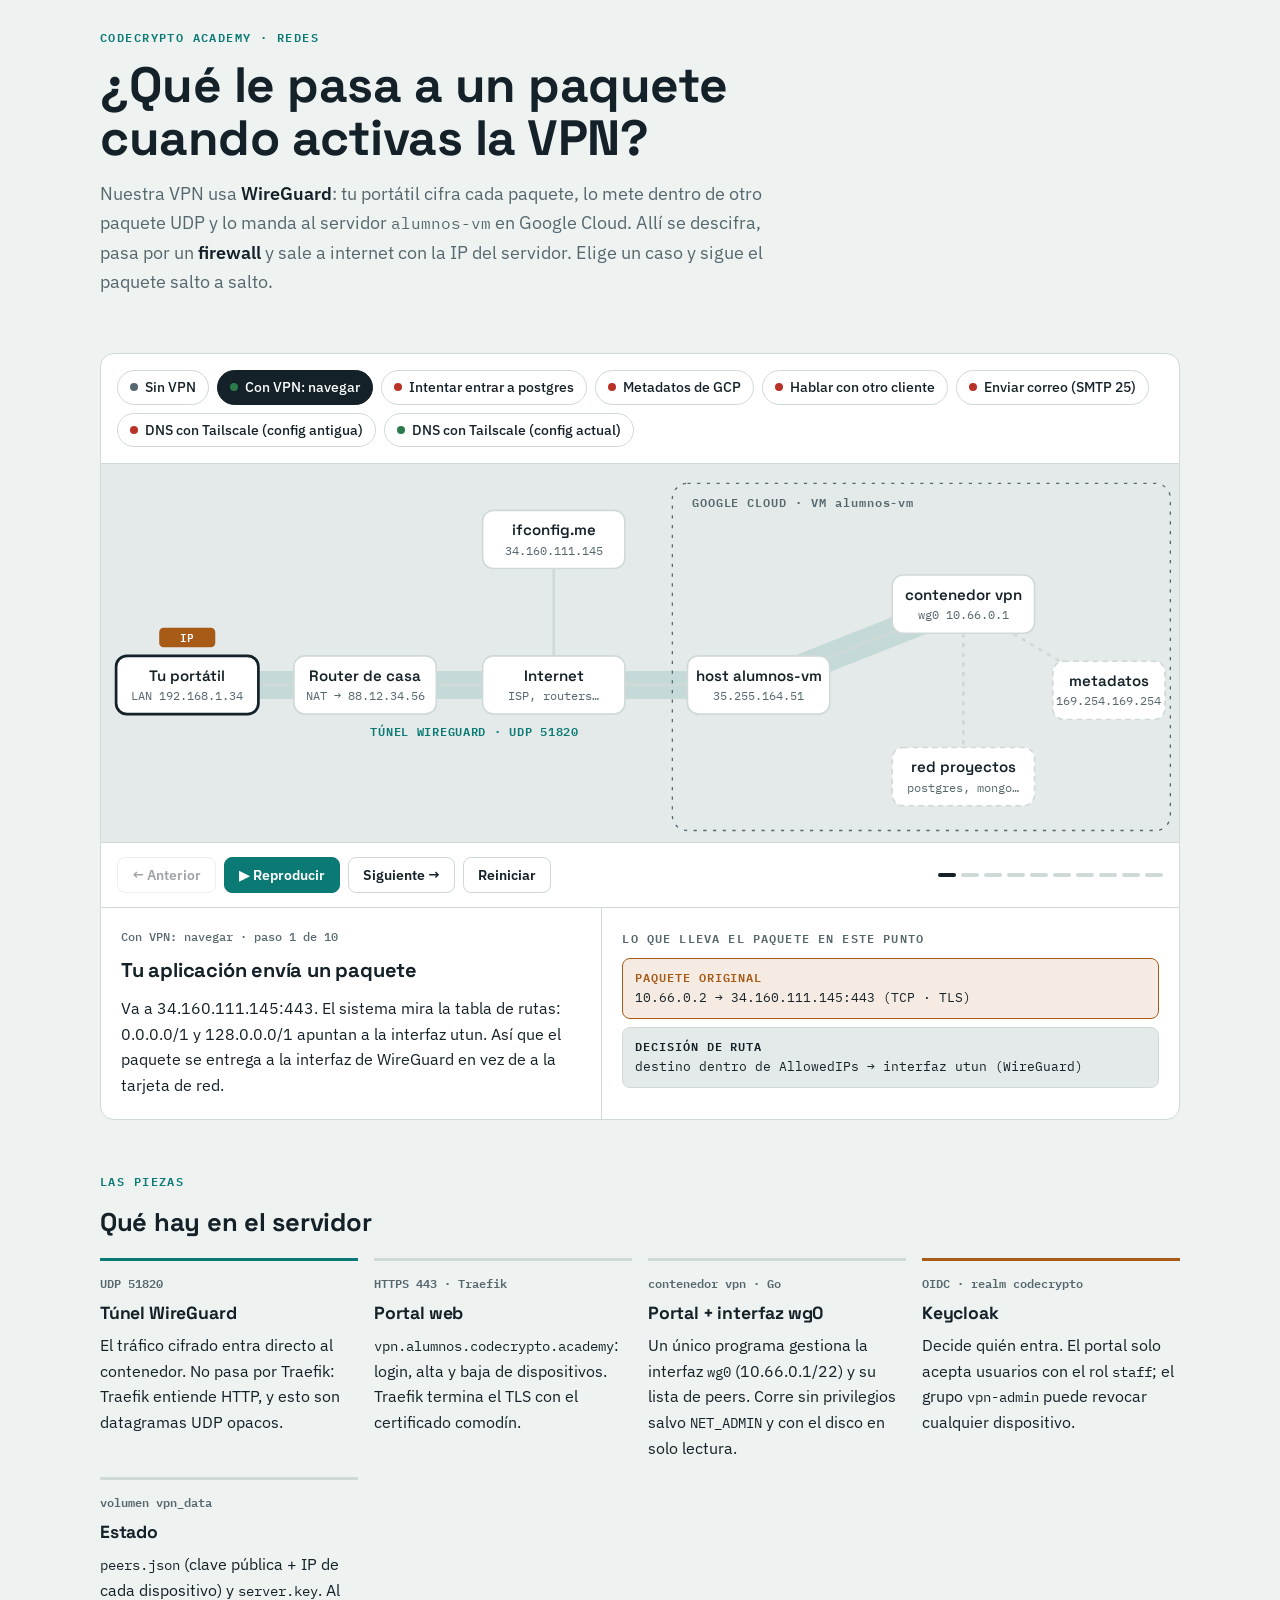
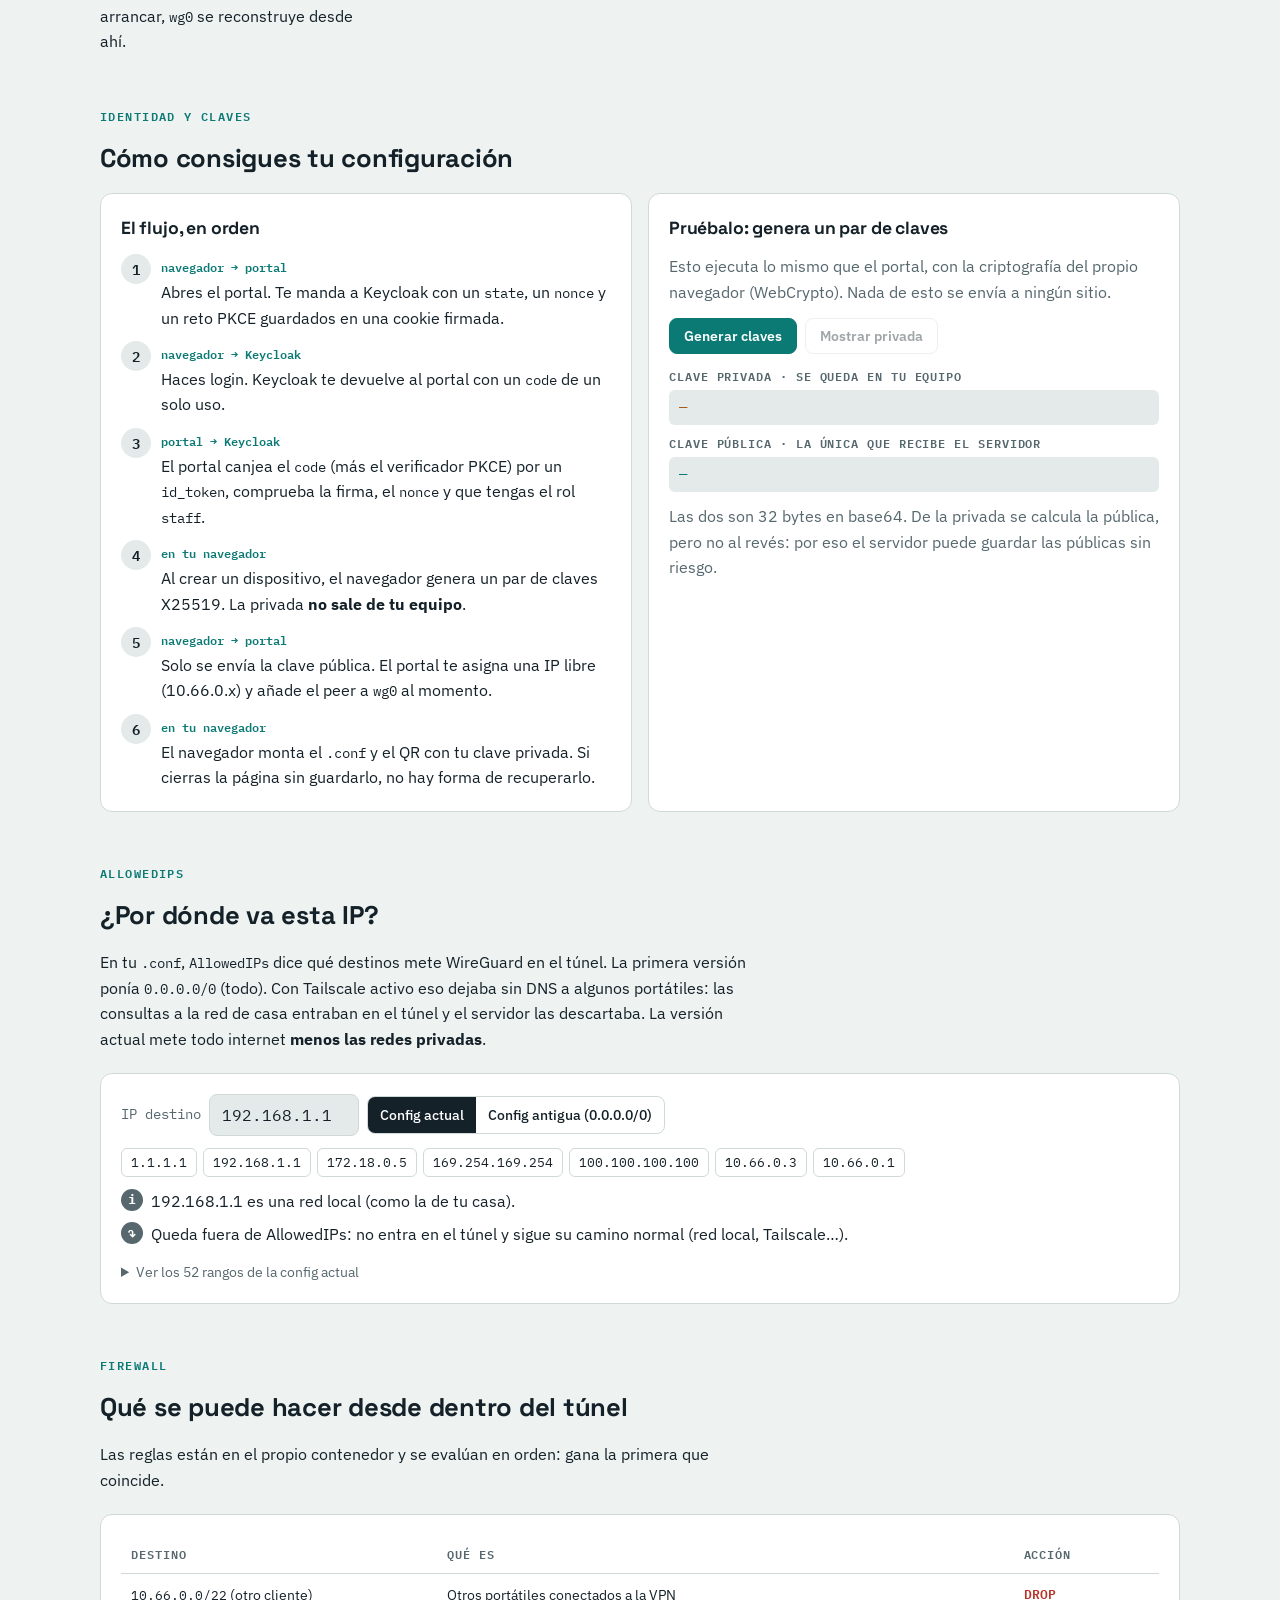
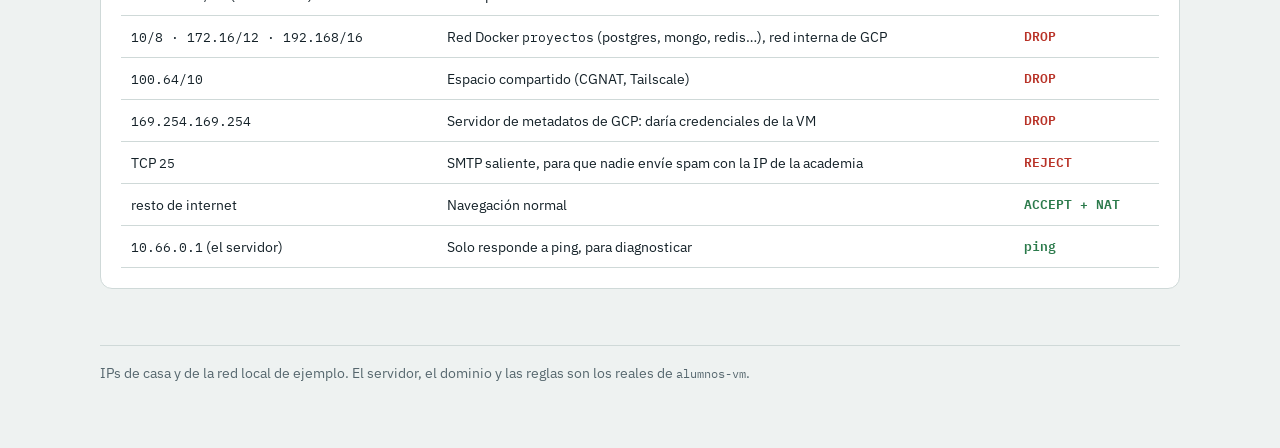
<file: docs/arquitectura.html>
<!doctype html>
<html lang="es">
<head>
<meta charset="utf-8">
<meta name="viewport" content="width=device-width, initial-scale=1, viewport-fit=cover">
<title>Viaje de un paquete por la VPN</title>
<meta name="claude:viewport-fit-sides" content="cover">
<link rel="preconnect" href="https://fonts.googleapis.com">
<link rel="stylesheet" href="https://fonts.googleapis.com/css2?family=IBM+Plex+Mono:wght@400;500;600&family=IBM+Plex+Sans:wght@400;500;600&family=Space+Grotesk:wght@500;600;700&display=swap">
<style>
/* Layout: una sola columna de lectura; la simulación (diagrama de red + inspector de cabeceras) es la pieza central. */
:root {
  --bg: #eef2f1; --surface: #ffffff; --sunken: #e4eae9; --ink: #142128; --muted: #56676e; --line: #cfd9d8;
  --tunnel: #0b7a75; --tunnel-soft: rgba(11,122,117,.14); --inner: #a85a17; --inner-soft: rgba(168,90,23,.12);
  --drop: #b83227; --drop-soft: rgba(184,50,39,.12); --ok: #2b7a4b; --ok-soft: rgba(43,122,75,.13);
  --f-display: "Space Grotesk", "Segoe UI", system-ui, sans-serif;
  --f-body: "IBM Plex Sans", system-ui, -apple-system, "Segoe UI", sans-serif;
  --f-mono: "IBM Plex Mono", ui-monospace, SFMono-Regular, Menlo, monospace;
}
@media (prefers-color-scheme: dark) {
  :root:not([data-theme="light"]) {
    --bg: #0e1618; --surface: #162125; --sunken: #111b1e; --ink: #e2ebeb; --muted: #93a5a9; --line: #2a3a3e;
    --tunnel: #3cc2b6; --tunnel-soft: rgba(60,194,182,.16); --inner: #e49a4f; --inner-soft: rgba(228,154,79,.14);
    --drop: #f06b5c; --drop-soft: rgba(240,107,92,.15); --ok: #5cc28a; --ok-soft: rgba(92,194,138,.15);
    color-scheme: dark;
  }
}
:root[data-theme="dark"] {
  --bg: #0e1618; --surface: #162125; --sunken: #111b1e; --ink: #e2ebeb; --muted: #93a5a9; --line: #2a3a3e;
  --tunnel: #3cc2b6; --tunnel-soft: rgba(60,194,182,.16); --inner: #e49a4f; --inner-soft: rgba(228,154,79,.14);
  --drop: #f06b5c; --drop-soft: rgba(240,107,92,.15); --ok: #5cc28a; --ok-soft: rgba(92,194,138,.15);
  color-scheme: dark;
}
* { box-sizing: border-box; }
body {
  background: var(--bg); color: var(--ink); font: 16px/1.6 var(--f-body);
  padding-left: max(16px, env(safe-area-inset-left, 0px)); padding-right: max(16px, env(safe-area-inset-right, 0px));
  padding-block: 32px 64px;
}
.wrap { max-width: 1080px; margin: 0 auto; display: grid; gap: 56px; }
h1, h2, h3 { font-family: var(--f-display); text-wrap: balance; margin: 0; letter-spacing: -0.01em; }
h1 { font-size: clamp(2rem, 4.4vw, 3.1rem); line-height: 1.08; font-weight: 700; }
h2 { font-size: 1.6rem; line-height: 1.2; }
h3 { font-size: 1.1rem; }
p { margin: 0; }
.prose { max-width: 66ch; display: grid; gap: 12px; }
.muted { color: var(--muted); }
code, .mono { font-family: var(--f-mono); font-size: .88em; }
.eyebrow { font: 600 .74rem/1 var(--f-mono); letter-spacing: .12em; text-transform: uppercase; color: var(--tunnel); }
section { display: grid; gap: 20px; }
header.hero { display: grid; gap: 14px; }
.lede { font-size: 1.15rem; max-width: 62ch; color: var(--muted); }
.lede b { color: var(--ink); font-weight: 600; }

/* ---------- simulación ---------- */
.sim { background: var(--surface); border: 1px solid var(--line); border-radius: 14px; overflow: hidden; }
.scenarios { display: flex; flex-wrap: wrap; gap: 8px; padding: 16px; border-bottom: 1px solid var(--line); }
.scn { font: 500 .88rem/1.2 var(--f-body); padding: 8px 12px; border-radius: 999px; border: 1px solid var(--line);
  background: transparent; color: var(--ink); cursor: pointer; display: inline-flex; gap: 7px; align-items: center; }
.scn .dot { width: 8px; height: 8px; border-radius: 50%; background: var(--muted); flex: none; }
.scn[data-kind="ok"] .dot { background: var(--ok); }
.scn[data-kind="drop"] .dot { background: var(--drop); }
.scn[data-kind="plain"] .dot { background: var(--muted); }
.scn[aria-pressed="true"] { background: var(--ink); color: var(--surface); border-color: var(--ink); }
.scn:focus-visible, button:focus-visible, input:focus-visible { outline: 2px solid var(--tunnel); outline-offset: 2px; }
.stage { overflow-x: auto; background: var(--sunken); border-bottom: 1px solid var(--line); }
.stage svg { display: block; width: 100%; min-width: 720px; height: auto; }
.node rect { fill: var(--surface); stroke: var(--line); stroke-width: 1.5; }
.node.active rect { stroke: var(--ink); stroke-width: 2.5; }
.node .t { font: 600 14px var(--f-display); fill: var(--ink); }
.node .s { font: 11px var(--f-mono); fill: var(--muted); }
.node.guarded rect { stroke-dasharray: 5 4; }
.edge { stroke: var(--line); stroke-width: 2.5; }
.edge.blocked { stroke-dasharray: 4 5; }
.vmbox { fill: none; stroke: var(--muted); stroke-dasharray: 3 6; stroke-width: 1.2; }
.vmlabel { font: 600 11px var(--f-mono); fill: var(--muted); letter-spacing: .08em; }
.tunnel { fill: none; stroke: var(--tunnel-soft); stroke-width: 26; stroke-linejoin: round; stroke-linecap: round; transition: opacity .3s; }
.tunnel-label { font: 600 11px var(--f-mono); fill: var(--tunnel); letter-spacing: .06em; transition: opacity .3s; }
.pkt-outer { fill: var(--tunnel); }
.pkt-inner { fill: var(--inner); }
.pkt-label { font: 600 10px var(--f-mono); fill: #fff; }
.pulse { fill: none; stroke: var(--tunnel); stroke-width: 2; opacity: 0; }
.pulse.on { animation: pulse 1.2s ease-out infinite; }
@keyframes pulse { 0% { r: 30; opacity: .7; } 100% { r: 62; opacity: 0; } }
.xmark { stroke: var(--drop); stroke-width: 5; stroke-linecap: round; }

.controls { display: flex; flex-wrap: wrap; gap: 8px; align-items: center; padding: 14px 16px; border-bottom: 1px solid var(--line); }
.btn { font: 600 .9rem/1 var(--f-body); padding: 10px 14px; border-radius: 8px; border: 1px solid var(--line);
  background: var(--surface); color: var(--ink); cursor: pointer; }
.btn.primary { background: var(--tunnel); border-color: var(--tunnel); color: var(--surface); }
.btn:disabled { opacity: .4; cursor: default; }
.progress { margin-left: auto; display: flex; gap: 5px; align-items: center; flex-wrap: wrap; }
.progress i { width: 18px; height: 4px; border-radius: 2px; background: var(--line); }
.progress i.done { background: var(--tunnel); }
.progress i.now { background: var(--ink); }

.inspector { display: grid; grid-template-columns: minmax(0, 1fr) minmax(0, 1.15fr); gap: 0; }
.explain { padding: 20px; display: grid; gap: 10px; align-content: start; border-right: 1px solid var(--line); }
.stepno { font: 500 .78rem var(--f-mono); color: var(--muted); }
.explain h3 { font-size: 1.25rem; }
.verdict { justify-self: start; font: 600 .78rem/1 var(--f-mono); padding: 6px 10px; border-radius: 999px; letter-spacing: .04em; }
.verdict.ok { background: var(--ok-soft); color: var(--ok); }
.verdict.drop { background: var(--drop-soft); color: var(--drop); }
.verdict.info { background: var(--tunnel-soft); color: var(--tunnel); }
.headers { padding: 20px; display: grid; gap: 10px; align-content: start; min-width: 0; }
.headers .cap { font: 600 .72rem var(--f-mono); letter-spacing: .1em; text-transform: uppercase; color: var(--muted); }
.layer { border-radius: 8px; padding: 10px 12px; font: .82rem/1.5 var(--f-mono); border: 1px solid var(--line); overflow-wrap: anywhere; }
.layer b { font-weight: 600; display: block; font-size: .72rem; letter-spacing: .08em; text-transform: uppercase; margin-bottom: 2px; }
.layer.outer { border-color: var(--tunnel); background: var(--tunnel-soft); }
.layer.outer b { color: var(--tunnel); }
.layer.inner { border-color: var(--inner); background: var(--inner-soft); }
.layer.inner b { color: var(--inner); }
.layer.sealed { border-style: dashed; }
.layer.note { background: var(--sunken); }
.rules { list-style: none; margin: 0; padding: 0; font: .8rem/1.4 var(--f-mono); display: grid; gap: 3px; }
.rules li { padding: 5px 8px; border-radius: 6px; display: flex; gap: 8px; justify-content: space-between; color: var(--muted); }
.rules li.passed { text-decoration: line-through; text-decoration-color: var(--line); }
.rules li.hit { color: var(--ink); background: var(--sunken); outline: 1.5px solid var(--ink); text-decoration: none; }
.rules li.hit.drop .act { color: var(--drop); }
.rules li.hit.ok .act { color: var(--ok); }
.rules .act { font-weight: 600; flex: none; }

/* ---------- tarjetas / secciones ---------- */
.grid2 { display: grid; grid-template-columns: repeat(2, minmax(0, 1fr)); gap: 16px; }
.panel { background: var(--surface); border: 1px solid var(--line); border-radius: 12px; padding: 20px; display: grid; gap: 12px; align-content: start; min-width: 0; }
.pieces { display: grid; grid-template-columns: repeat(auto-fit, minmax(230px, 1fr)); gap: 16px; }
.piece { border-top: 3px solid var(--line); padding-top: 12px; display: grid; gap: 6px; align-content: start; }
.piece.t { border-top-color: var(--tunnel); }
.piece.i { border-top-color: var(--inner); }
.piece .k { font: 600 .78rem var(--f-mono); color: var(--muted); }
ol.seq { margin: 0; padding: 0; list-style: none; display: grid; gap: 10px; counter-reset: s; }
ol.seq li { counter-increment: s; display: grid; grid-template-columns: 30px minmax(0,1fr); gap: 10px; }
ol.seq li::before { content: counter(s); font: 600 .85rem/30px var(--f-mono); text-align: center; height: 30px; border-radius: 50%; background: var(--sunken); color: var(--ink); }
ol.seq .who { font: 600 .78rem var(--f-mono); color: var(--tunnel); }
.keybox { display: grid; gap: 8px; }
.keyrow { display: grid; gap: 4px; }
.keyrow span { font: 600 .72rem var(--f-mono); letter-spacing: .08em; text-transform: uppercase; color: var(--muted); }
.keyval { font: .85rem/1.4 var(--f-mono); background: var(--sunken); border-radius: 6px; padding: 8px 10px; overflow-wrap: anywhere; min-height: 2.2em; }
.keyval.priv { color: var(--inner); }
.keyval.pub { color: var(--tunnel); }
.row { display: flex; flex-wrap: wrap; gap: 8px; align-items: center; }
input[type="text"] { font: 1rem var(--f-mono); padding: 10px 12px; border: 1px solid var(--line); border-radius: 8px; background: var(--sunken); color: var(--ink); width: 15ch; }
.seg { display: inline-flex; border: 1px solid var(--line); border-radius: 8px; overflow: hidden; }
.seg button { font: 500 .85rem var(--f-body); padding: 9px 12px; border: 0; background: transparent; color: var(--ink); cursor: pointer; }
.seg button[aria-pressed="true"] { background: var(--ink); color: var(--surface); }
.chips { display: flex; flex-wrap: wrap; gap: 6px; }
.chip { font: .8rem var(--f-mono); padding: 5px 9px; border-radius: 6px; border: 1px solid var(--line); background: transparent; color: var(--ink); cursor: pointer; }
.answer { display: grid; gap: 8px; }
.answer .line { display: grid; grid-template-columns: 22px minmax(0,1fr); gap: 8px; align-items: start; }
.answer .ic { width: 22px; height: 22px; border-radius: 50%; display: grid; place-items: center; font: 700 .8rem var(--f-mono); color: var(--surface); }
.ic.t { background: var(--tunnel); } .ic.d { background: var(--muted); } .ic.x { background: var(--drop); } .ic.o { background: var(--ok); }
.tablewrap { overflow-x: auto; }
table { border-collapse: collapse; width: 100%; font-size: .9rem; }
th, td { text-align: left; padding: 9px 10px; border-bottom: 1px solid var(--line); vertical-align: top; }
th { font: 600 .72rem var(--f-mono); letter-spacing: .08em; text-transform: uppercase; color: var(--muted); }
td.act { font: 600 .82rem var(--f-mono); white-space: nowrap; }
td.act.drop { color: var(--drop); } td.act.ok { color: var(--ok); }
details.ranges summary { cursor: pointer; color: var(--muted); font-size: .9rem; }
details.ranges p { font: .78rem/1.6 var(--f-mono); color: var(--muted); margin-top: 8px; overflow-wrap: anywhere; }
footer { color: var(--muted); font-size: .88rem; border-top: 1px solid var(--line); padding-top: 16px; }

@media (max-width: 760px) {
  .inspector, .grid2 { grid-template-columns: minmax(0, 1fr); }
  .explain { border-right: 0; border-bottom: 1px solid var(--line); }
  .progress { margin-left: 0; width: 100%; }
}
@media (prefers-reduced-motion: reduce) { .pulse.on { animation: none; opacity: .5; } .tunnel, .tunnel-label { transition: none; } }
</style>
<style>
/* lo que añade el visor de artifacts: reset mínimo */
body { margin: 0; }
[hidden] { display: none !important; }
img { max-width: 100%; }
</style>
</head>
<body>
<div class="wrap">
  <header class="hero">
    <span class="eyebrow">CodeCrypto Academy · Redes</span>
    <h1>¿Qué le pasa a un paquete cuando activas la VPN?</h1>
    <p class="lede">Nuestra VPN usa <b>WireGuard</b>: tu portátil cifra cada paquete, lo mete dentro de otro paquete UDP y lo manda al servidor
      <code>alumnos-vm</code> en Google Cloud. Allí se descifra, pasa por un <b>firewall</b> y sale a internet con la IP del servidor.
      Elige un caso y sigue el paquete salto a salto.</p>
  </header>

  <section aria-labelledby="sim-h">
    <h2 id="sim-h" hidden>Simulación</h2>
    <div class="sim">
      <div class="scenarios" id="scenarios" role="group" aria-label="Casos"></div>
      <div class="stage">
        <svg id="net" viewBox="0 0 1000 350" role="img" aria-label="Diagrama de red: portátil, router de casa, internet, servidor alumnos-vm y contenedor VPN"></svg>
      </div>
      <div class="controls">
        <button class="btn" id="prev">← Anterior</button>
        <button class="btn primary" id="play">▶ Reproducir</button>
        <button class="btn" id="next">Siguiente →</button>
        <button class="btn" id="reset">Reiniciar</button>
        <div class="progress" id="progress" aria-hidden="true"></div>
      </div>
      <div class="inspector">
        <div class="explain">
          <span class="stepno" id="stepno"></span>
          <h3 id="stitle"></h3>
          <p id="sbody"></p>
          <span class="verdict" id="verdict" hidden></span>
        </div>
        <div class="headers">
          <span class="cap">Lo que lleva el paquete en este punto</span>
          <div id="layers" style="display:grid;gap:8px"></div>
          <div id="rulesbox" hidden>
            <span class="cap">Firewall del contenedor · cadena VPN-FWD (se lee de arriba abajo)</span>
            <ol class="rules" id="rules"></ol>
          </div>
        </div>
      </div>
    </div>
  </section>

  <section aria-labelledby="pieces-h">
    <span class="eyebrow">Las piezas</span>
    <h2 id="pieces-h">Qué hay en el servidor</h2>
    <div class="pieces">
      <div class="piece t"><span class="k">UDP 51820</span><h3>Túnel WireGuard</h3>
        <p>El tráfico cifrado entra directo al contenedor. No pasa por Traefik: Traefik entiende HTTP, y esto son datagramas UDP opacos.</p></div>
      <div class="piece"><span class="k">HTTPS 443 · Traefik</span><h3>Portal web</h3>
        <p><code>vpn.alumnos.codecrypto.academy</code>: login, alta y baja de dispositivos. Traefik termina el TLS con el certificado comodín.</p></div>
      <div class="piece"><span class="k">contenedor vpn · Go</span><h3>Portal + interfaz wg0</h3>
        <p>Un único programa gestiona la interfaz <code>wg0</code> (10.66.0.1/22) y su lista de peers. Corre sin privilegios salvo <code>NET_ADMIN</code> y con el disco en solo lectura.</p></div>
      <div class="piece i"><span class="k">OIDC · realm codecrypto</span><h3>Keycloak</h3>
        <p>Decide quién entra. El portal solo acepta usuarios con el rol <code>staff</code>; el grupo <code>vpn-admin</code> puede revocar cualquier dispositivo.</p></div>
      <div class="piece"><span class="k">volumen vpn_data</span><h3>Estado</h3>
        <p><code>peers.json</code> (clave pública + IP de cada dispositivo) y <code>server.key</code>. Al arrancar, <code>wg0</code> se reconstruye desde ahí.</p></div>
    </div>
  </section>

  <section aria-labelledby="keys-h">
    <span class="eyebrow">Identidad y claves</span>
    <h2 id="keys-h">Cómo consigues tu configuración</h2>
    <div class="grid2">
      <div class="panel">
        <h3>El flujo, en orden</h3>
        <ol class="seq">
          <li><div><span class="who">navegador → portal</span><p>Abres el portal. Te manda a Keycloak con un <code>state</code>, un <code>nonce</code> y un reto PKCE guardados en una cookie firmada.</p></div></li>
          <li><div><span class="who">navegador → Keycloak</span><p>Haces login. Keycloak te devuelve al portal con un <code>code</code> de un solo uso.</p></div></li>
          <li><div><span class="who">portal → Keycloak</span><p>El portal canjea el <code>code</code> (más el verificador PKCE) por un <code>id_token</code>, comprueba la firma, el <code>nonce</code> y que tengas el rol <code>staff</code>.</p></div></li>
          <li><div><span class="who">en tu navegador</span><p>Al crear un dispositivo, el navegador genera un par de claves X25519. La privada <b>no sale de tu equipo</b>.</p></div></li>
          <li><div><span class="who">navegador → portal</span><p>Solo se envía la clave pública. El portal te asigna una IP libre (10.66.0.x) y añade el peer a <code>wg0</code> al momento.</p></div></li>
          <li><div><span class="who">en tu navegador</span><p>El navegador monta el <code>.conf</code> y el QR con tu clave privada. Si cierras la página sin guardarlo, no hay forma de recuperarlo.</p></div></li>
        </ol>
      </div>
      <div class="panel">
        <h3>Pruébalo: genera un par de claves</h3>
        <p class="muted">Esto ejecuta lo mismo que el portal, con la criptografía del propio navegador (WebCrypto). Nada de esto se envía a ningún sitio.</p>
        <div class="row"><button class="btn primary" id="genkey">Generar claves</button><button class="btn" id="showpriv" disabled>Mostrar privada</button></div>
        <div class="keybox">
          <div class="keyrow"><span>Clave privada · se queda en tu equipo</span><div class="keyval priv" id="kpriv">—</div></div>
          <div class="keyrow"><span>Clave pública · la única que recibe el servidor</span><div class="keyval pub" id="kpub">—</div></div>
        </div>
        <p class="muted" id="keynote">Las dos son 32 bytes en base64. De la privada se calcula la pública, pero no al revés: por eso el servidor puede guardar las públicas sin riesgo.</p>
      </div>
    </div>
  </section>

  <section aria-labelledby="route-h">
    <span class="eyebrow">AllowedIPs</span>
    <h2 id="route-h">¿Por dónde va esta IP?</h2>
    <div class="prose">
      <p>En tu <code>.conf</code>, <code>AllowedIPs</code> dice qué destinos mete WireGuard en el túnel. La primera versión ponía <code>0.0.0.0/0</code> (todo).
        Con Tailscale activo eso dejaba sin DNS a algunos portátiles: las consultas a la red de casa entraban en el túnel y el servidor las descartaba.
        La versión actual mete todo internet <b>menos las redes privadas</b>.</p>
    </div>
    <div class="panel">
      <div class="row">
        <label for="ip" class="mono muted">IP destino</label>
        <input type="text" id="ip" value="192.168.1.1" inputmode="decimal" autocomplete="off" spellcheck="false">
        <div class="seg" role="group" aria-label="Configuración">
          <button id="cfg-new" aria-pressed="true">Config actual</button>
          <button id="cfg-old" aria-pressed="false">Config antigua (0.0.0.0/0)</button>
        </div>
      </div>
      <div class="chips" id="chips"></div>
      <div class="answer" id="answer" aria-live="polite"></div>
      <details class="ranges"><summary>Ver los 52 rangos de la config actual</summary><p id="rangelist"></p></details>
    </div>
  </section>

  <section aria-labelledby="fw-h">
    <span class="eyebrow">Firewall</span>
    <h2 id="fw-h">Qué se puede hacer desde dentro del túnel</h2>
    <div class="prose"><p>Las reglas están en el propio contenedor y se evalúan en orden: gana la primera que coincide.</p></div>
    <div class="panel tablewrap">
      <table>
        <thead><tr><th>Destino</th><th>Qué es</th><th>Acción</th></tr></thead>
        <tbody>
          <tr><td><code>10.66.0.0/22</code> (otro cliente)</td><td>Otros portátiles conectados a la VPN</td><td class="act drop">DROP</td></tr>
          <tr><td><code>10/8 · 172.16/12 · 192.168/16</code></td><td>Red Docker <code>proyectos</code> (postgres, mongo, redis…), red interna de GCP</td><td class="act drop">DROP</td></tr>
          <tr><td><code>100.64/10</code></td><td>Espacio compartido (CGNAT, Tailscale)</td><td class="act drop">DROP</td></tr>
          <tr><td><code>169.254.169.254</code></td><td>Servidor de metadatos de GCP: daría credenciales de la VM</td><td class="act drop">DROP</td></tr>
          <tr><td>TCP <code>25</code></td><td>SMTP saliente, para que nadie envíe spam con la IP de la academia</td><td class="act drop">REJECT</td></tr>
          <tr><td>resto de internet</td><td>Navegación normal</td><td class="act ok">ACCEPT + NAT</td></tr>
          <tr><td><code>10.66.0.1</code> (el servidor)</td><td>Solo responde a ping, para diagnosticar</td><td class="act ok">ping</td></tr>
        </tbody>
      </table>
    </div>
  </section>

  <footer>IPs de casa y de la red local de ejemplo. El servidor, el dominio y las reglas son los reales de <code>alumnos-vm</code>.</footer>
</div>

<script>
"use strict";
const $ = (id) => document.getElementById(id);
const reduceMotion = matchMedia("(prefers-reduced-motion: reduce)").matches;

// ---------------- red ----------------
const NODES = {
  laptop:   { x: 80,  y: 205, t: "Tu portátil", s: "LAN 192.168.1.34" },
  router:   { x: 245, y: 205, t: "Router de casa", s: "NAT → 88.12.34.56" },
  internet: { x: 420, y: 205, t: "Internet", s: "ISP, routers…" },
  web:      { x: 420, y: 70,  t: "ifconfig.me", s: "34.160.111.145" },
  host:     { x: 610, y: 205, t: "host alumnos-vm", s: "35.255.164.51" },
  vpn:      { x: 800, y: 130, t: "contenedor vpn", s: "wg0 10.66.0.1" },
  proyectos:{ x: 800, y: 290, t: "red proyectos", s: "postgres, mongo…", guarded: true },
  meta:     { x: 935, y: 210, t: "metadatos", s: "169.254.169.254", guarded: true, w: 104 },
};
const EDGES = [["laptop","router"],["router","internet"],["internet","web"],["internet","host"],["host","vpn"],
  ["vpn","proyectos",true],["vpn","meta",true]];
const W = 132, H = 54;
const svgNS = "http://www.w3.org/2000/svg";
function mk(tag, attrs = {}, parent) {
  const e = document.createElementNS(svgNS, tag);
  for (const k in attrs) e.setAttribute(k, attrs[k]);
  if (parent) parent.appendChild(e);
  return e;
}
const svg = $("net");
mk("rect", { class: "vmbox", x: 530, y: 18, width: 462, height: 322, rx: 14 }, svg);
mk("text", { class: "vmlabel", x: 548, y: 40 }, svg).textContent = "GOOGLE CLOUD · VM alumnos-vm";
const tunnel = mk("polyline", { class: "tunnel", points: ["laptop","router","internet","host","vpn"].map(n => `${NODES[n].x},${NODES[n].y}`).join(" ") }, svg);
const tunnelLabel = mk("text", { class: "tunnel-label", x: 250, y: 252 }, svg);
tunnelLabel.textContent = "TÚNEL WIREGUARD · UDP 51820";
for (const [a, b, blocked] of EDGES)
  mk("line", { class: "edge" + (blocked ? " blocked" : ""), x1: NODES[a].x, y1: NODES[a].y, x2: NODES[b].x, y2: NODES[b].y }, svg);
const nodeEls = {};
for (const [id, n] of Object.entries(NODES)) {
  const w = n.w || W;
  const g = mk("g", { class: "node" + (n.guarded ? " guarded" : ""), transform: `translate(${n.x},${n.y})` }, svg);
  mk("rect", { x: -w / 2, y: -H / 2, width: w, height: H, rx: 10 }, g);
  mk("text", { class: "t", x: 0, y: -4, "text-anchor": "middle" }, g).textContent = n.t;
  mk("text", { class: "s", x: 0, y: 14, "text-anchor": "middle" }, g).textContent = n.s;
  nodeEls[id] = g;
}
const pulse = mk("circle", { class: "pulse", cx: 0, cy: 0, r: 30 }, svg);
const pkt = mk("g", {}, svg);
const pOuter = mk("rect", { class: "pkt-outer", x: -30, y: -15, width: 60, height: 30, rx: 7 }, pkt);
const pInner = mk("rect", { class: "pkt-inner", x: -21, y: -9, width: 42, height: 18, rx: 4 }, pkt);
const pLabel = mk("text", { class: "pkt-label", x: 0, y: 4, "text-anchor": "middle" }, pkt);
const xmark = mk("g", {}, pkt);
mk("line", { class: "xmark", x1: 26, y1: -30, x2: 46, y2: -10 }, xmark);
mk("line", { class: "xmark", x1: 46, y1: -30, x2: 26, y2: -10 }, xmark);

// ---------------- escenarios ----------------
const RULES = [
  ["-o wg0 (hacia otro cliente)", "DROP"], ["-d 10.0.0.0/8", "DROP"], ["-d 172.16.0.0/12", "DROP"], ["-d 192.168.0.0/16", "DROP"],
  ["-d 100.64.0.0/10", "DROP"], ["-d 169.254.0.0/16", "DROP"], ["-d 127/8, 224/4, 240/4, 0/8", "DROP"],
  ["-p tcp --dport 25", "REJECT"], ["-o eth0 (internet)", "ACCEPT"], ["todo lo demás", "DROP"],
];
const L = (kind, title, text, sealed) => ({ kind, title, text, sealed });
const outerHome = (src) => L("outer", "Paquete exterior · IP + UDP", `${src} → 35.255.164.51:51820  (UDP)`);
const wgHdr = L("note", "Cabecera WireGuard", "tipo 4 = datos · índice del receptor · contador anti-replay · cifrado ChaCha20-Poly1305");
const innerSealed = (dst, proto) => L("inner", "Paquete original · cifrado", `10.66.0.2 → ${dst}  (${proto})`, true);
const innerOpen = (dst, proto) => L("inner", "Paquete original", `10.66.0.2 → ${dst}  (${proto})`);

// los primeros pasos son iguales para cualquier destino que vaya por el túnel
function tunnelPrefix(dst, proto, why) {
  return [
    { at: "laptop", wrap: "inner", label: "IP", title: "Tu aplicación envía un paquete",
      body: `Va a ${dst}. El sistema mira la tabla de rutas: ${why} Así que el paquete se entrega a la interfaz de WireGuard en vez de a la tarjeta de red.`,
      layers: [innerOpen(dst, proto), L("note", "Decisión de ruta", "destino dentro de AllowedIPs → interfaz utun (WireGuard)")] },
    { at: "laptop", wrap: "both", label: "WG", title: "WireGuard lo cifra y lo envuelve",
      body: "Cifra el paquete entero con la clave de sesión acordada con el servidor y lo mete dentro de un datagrama UDP nuevo dirigido a 35.255.164.51:51820.",
      layers: [outerHome("192.168.1.34:53989"), wgHdr, innerSealed(dst, proto)] },
    { path: ["laptop", "router"], wrap: "both", label: "WG", title: "Tu router hace NAT",
      body: "Tu router cambia el origen del paquete exterior por la IP pública de tu casa. El interior no lo puede leer: solo ve UDP cifrado.",
      layers: [outerHome("88.12.34.56:60668"), wgHdr, innerSealed(dst, proto)] },
    { path: ["router", "internet", "host"], wrap: "both", label: "WG", title: "Cruza internet sin que nadie vea el contenido",
      body: "Tu operador y cualquier router intermedio solo ven que hablas por UDP con 35.255.164.51. No saben a qué web vas ni qué envías. El firewall de GCP deja pasar el UDP 51820 y Docker lo entrega al contenedor.",
      layers: [outerHome("88.12.34.56:60668"), wgHdr, innerSealed(dst, proto)] },
    { path: ["host", "vpn"], wrap: "inner", label: "IP", title: "El contenedor lo descifra",
      body: "wg0 descifra con la clave del servidor y comprueba que la clave pública que lo firmó tiene asignada la IP 10.66.0.2 (cryptokey routing). Si alguien falsificase el origen, se descartaría aquí.",
      layers: [innerOpen(dst, proto), L("note", "Peer verificado", "clave RXUx…  ↔  AllowedIPs 10.66.0.2/32 ✓")] },
  ];
}
function fwStep(dst, proto, hit, body, title) {
  const act = RULES[hit][1];
  const ok = act === "ACCEPT";
  return { at: "vpn", wrap: "inner", label: "IP", x: !ok, title: title || (ok ? "El firewall lo deja salir" : `El firewall lo descarta (${act})`),
    body, layers: [innerOpen(dst, proto)], hit, verdict: ok ? ["ok", "ACCEPT · regla " + (hit + 1)] : ["drop", act + " · regla " + (hit + 1)] };
}

const SCENARIOS = [
  { id: "novpn", kind: "plain", name: "Sin VPN", vpn: false, steps: [
    { at: "laptop", wrap: "inner", label: "IP", title: "Sin VPN: tu aplicación envía un paquete",
      body: "Vas a ifconfig.me. Sin VPN, la ruta por defecto lleva todo a tu router de casa.",
      layers: [L("inner", "Paquete", "192.168.1.34 → 34.160.111.145:443  (TCP · TLS)"), L("note", "Decisión de ruta", "default → 192.168.1.1 (en0)")] },
    { path: ["laptop", "router"], wrap: "inner", label: "IP", title: "Tu router hace NAT",
      body: "El router cambia el origen por la IP pública de tu casa. Desde aquí, tu operador ve a qué IP te conectas (y el nombre del sitio por SNI/DNS).",
      layers: [L("inner", "Paquete", "88.12.34.56 → 34.160.111.145:443  (TCP · TLS)")] },
    { path: ["router", "internet", "web"], wrap: "inner", label: "IP", title: "Llega a la web",
      body: "ifconfig.me te dice la IP desde la que le hablas.",
      layers: [L("inner", "Paquete", "88.12.34.56 → 34.160.111.145:443")] },
    { path: ["web", "internet", "router", "laptop"], wrap: "inner", label: "IP", title: "Resultado: ve la IP de tu casa",
      body: "La respuesta vuelve por el mismo camino. Cualquier servicio ve tu IP doméstica.",
      layers: [L("note", "Respuesta de ifconfig.me", "88.12.34.56")], verdict: ["info", "TU IP: 88.12.34.56"] },
  ]},
  { id: "web", kind: "ok", name: "Con VPN: navegar", vpn: true, steps: [
    ...tunnelPrefix("34.160.111.145:443", "TCP · TLS", "0.0.0.0/1 y 128.0.0.0/1 apuntan a la interfaz utun."),
    fwStep("34.160.111.145:443", "TCP · TLS", 8, "Va de las reglas 1 a 9 de arriba abajo. No es otro cliente, ni red privada, ni metadatos, ni SMTP: la primera que coincide es «sale por eth0». Además se aplica MASQUERADE: el origen 10.66.0.2 se sustituye por la IP del contenedor."),
    { path: ["vpn", "host", "internet", "web"], wrap: "inner", label: "IP", title: "Sale a internet con la IP del servidor",
      body: "El host vuelve a hacer NAT y el paquete sale de Google Cloud con 35.255.164.51 como origen. ifconfig.me nunca ve tu casa.",
      layers: [L("inner", "Paquete", "35.255.164.51 → 34.160.111.145:443  (TCP · TLS)")] },
    { path: ["web", "internet", "host", "vpn"], wrap: "inner", label: "IP", title: "La respuesta vuelve al contenedor",
      body: "conntrack recuerda la conexión y deshace los NAT: el destino vuelve a ser 10.66.0.2, que wg0 sabe que es tu portátil.",
      layers: [L("inner", "Respuesta", "34.160.111.145:443 → 10.66.0.2")] },
    { path: ["vpn", "host", "internet", "router", "laptop"], wrap: "both", label: "WG", title: "Viaja cifrada de vuelta",
      body: "wg0 la cifra y la manda a la última dirección desde la que habló tu portátil (88.12.34.56:60668). Tu router la reconoce por el NAT y te la entrega.",
      layers: [L("outer", "Paquete exterior · IP + UDP", "35.255.164.51:51820 → 88.12.34.56:60668"), wgHdr, L("inner", "Respuesta · cifrada", "34.160.111.145:443 → 10.66.0.2", true)] },
    { at: "laptop", wrap: "inner", label: "IP", title: "Resultado: la web ve la IP del servidor",
      body: "Tu portátil la descifra y la entrega a la aplicación. Para ifconfig.me, estás en Google Cloud.",
      layers: [L("note", "Respuesta de ifconfig.me", "35.255.164.51")], verdict: ["ok", "TU IP: 35.255.164.51"] },
  ]},
  { id: "pg", kind: "drop", name: "Intentar entrar a postgres", vpn: true, steps: [
    ...tunnelPrefix("172.18.0.5:5432", "TCP · postgres", "0.0.0.0/1 manda también 172.18.x por el túnel."),
    fwStep("172.18.0.5:5432", "TCP · postgres", 2, "El contenedor vpn está conectado a la red Docker proyectos, donde viven postgres, mongo y redis. La regla 3 corta todo lo que vaya a 172.16.0.0/12: la VPN es para salir a internet, no para entrar a la red interna. Para las bases de datos está el bastión SSH."),
  ]},
  { id: "meta", kind: "drop", name: "Metadatos de GCP", vpn: true, steps: [
    ...tunnelPrefix("169.254.169.254:80", "HTTP", "169.254.169.254 cae en 128.0.0.0/1."),
    fwStep("169.254.169.254:80", "HTTP", 5, "Desde dentro de una VM de Google Cloud, 169.254.169.254 entrega datos de la máquina y tokens de su cuenta de servicio. Si un cliente de la VPN llegara ahí, podría actuar como el servidor. La regla 6 lo impide."),
  ]},
  { id: "peer", kind: "drop", name: "Hablar con otro cliente", vpn: true, steps: [
    ...tunnelPrefix("10.66.0.3:22", "TCP · ssh", "10.66.0.0/22 es la red de la VPN."),
    fwStep("10.66.0.3:22", "TCP · ssh", 0, "10.66.0.3 es otro portátil conectado. Para llegar a él, el paquete tendría que volver a salir por wg0: la regla 1 lo descarta. Cada cliente está aislado de los demás."),
  ]},
  { id: "smtp", kind: "drop", name: "Enviar correo (SMTP 25)", vpn: true, steps: [
    ...tunnelPrefix("142.250.102.27:25", "TCP · SMTP", "142.250.x cae en 128.0.0.0/1."),
    fwStep("142.250.102.27:25", "TCP · SMTP", 7, "Es internet, pero al puerto 25. Si alguien enviara spam desde la VPN, quemaría la reputación de la IP del servidor. Se responde con un RST para que el programa falle rápido en vez de esperar."),
  ]},
  { id: "dnsold", kind: "drop", name: "DNS con Tailscale (config antigua)", vpn: true, steps: [
    ...tunnelPrefix("192.168.1.1:53", "UDP · DNS", "con AllowedIPs = 0.0.0.0/0, WireGuard acepta cualquier destino, también tu router."),
    fwStep("192.168.1.1:53", "UDP · DNS", 3, "El resolver de Tailscale (100.100.100.100) reenvía las consultas a tu router. Con la config antigua parte de ese tráfico acababa en el túnel, y en el servidor 192.168.x es red privada: regla 4, descartado. Sin DNS no se resuelve ningún nombre y parece que no funciona nada.", "Sin respuesta: te quedas sin DNS"),
  ]},
  { id: "dnsnew", kind: "ok", name: "DNS con Tailscale (config actual)", vpn: true, steps: [
    { at: "laptop", wrap: "inner", label: "IP", title: "La consulta DNS va a tu router",
      body: "La config actual excluye 10/8, 172.16/12, 192.168/16 y 100.64/10 de AllowedIPs. 192.168.1.1 no está en la lista, así que WireGuard no lo toca y sale por tu red local.",
      layers: [L("inner", "Paquete", "192.168.1.34 → 192.168.1.1:53  (UDP · DNS)"), L("note", "Decisión de ruta", "192.168.1.0/24 → en0 (red local) · fuera del túnel")] },
    { path: ["laptop", "router"], wrap: "inner", label: "IP", title: "El router responde",
      body: "Tailscale, tu red de casa y la VPN conviven: lo privado va por su camino y todo lo demás por el túnel.",
      layers: [L("inner", "Consulta", "example.org ?  (A)")] },
    { path: ["router", "laptop"], wrap: "inner", label: "IP", title: "Resultado: el DNS funciona",
      body: "La respuesta vuelve directa. A partir de aquí la navegación va por la VPN como en el caso «Con VPN: navegar».",
      layers: [L("note", "Respuesta", "example.org → 104.20.26.136")], verdict: ["ok", "DNS OK"] },
  ]},
];

// ---------------- motor de la simulación ----------------
let scn = SCENARIOS[1], idx = 0, playing = false, timer = null, anim = null;
let pos = { x: NODES.laptop.x, y: NODES.laptop.y };

function setPkt(x, y) { pos = { x, y }; pkt.setAttribute("transform", `translate(${x},${y - 44})`); }
function endNode(step) { return step.at || step.path[step.path.length - 1]; }
function styleFor(step) {
  pOuter.style.display = step.wrap === "both" ? "" : "none";
  pInner.setAttribute("x", step.wrap === "both" ? -21 : -26);
  pInner.setAttribute("width", step.wrap === "both" ? 42 : 52);
  pLabel.textContent = step.label;
  xmark.style.display = step.x ? "" : "none";
}
function highlight(id) {
  for (const [k, g] of Object.entries(nodeEls)) g.classList.toggle("active", k === id);
  const n = NODES[id];
  pulse.setAttribute("cx", n.x); pulse.setAttribute("cy", n.y);
  pulse.classList.toggle("on", true);
}
function animatePath(path, done) {
  cancelAnimationFrame(anim);
  const pts = path.map((n) => NODES[n]);
  const segs = [];
  let total = 0;
  for (let i = 1; i < pts.length; i++) { const d = Math.hypot(pts[i].x - pts[i - 1].x, pts[i].y - pts[i - 1].y); segs.push(d); total += d; }
  if (reduceMotion || total === 0) { const e = pts[pts.length - 1]; setPkt(e.x, e.y); done(); return; }
  const dur = Math.min(2200, 500 + total * 2.2), t0 = performance.now();
  const tick = (now) => {
    let p = Math.min(1, (now - t0) / dur);
    p = p < .5 ? 2 * p * p : 1 - Math.pow(-2 * p + 2, 2) / 2;
    let d = p * total, i = 0;
    while (i < segs.length - 1 && d > segs[i]) { d -= segs[i]; i++; }
    const a = pts[i], b = pts[i + 1], f = segs[i] ? d / segs[i] : 1;
    setPkt(a.x + (b.x - a.x) * f, a.y + (b.y - a.y) * f);
    if (p < 1) anim = requestAnimationFrame(tick); else done();
  };
  anim = requestAnimationFrame(tick);
}

function renderInfo() {
  const st = scn.steps[idx];
  $("stepno").textContent = `${scn.name} · paso ${idx + 1} de ${scn.steps.length}`;
  $("stitle").textContent = st.title;
  $("sbody").textContent = st.body;
  const v = $("verdict");
  v.hidden = !st.verdict;
  if (st.verdict) { v.className = "verdict " + st.verdict[0]; v.textContent = st.verdict[1]; }
  $("layers").replaceChildren(...st.layers.map((l) => {
    const d = document.createElement("div");
    d.className = `layer ${l.kind}${l.sealed ? " sealed" : ""}`;
    const b = document.createElement("b"); b.textContent = l.title + (l.sealed ? " (ilegible fuera de los extremos)" : "");
    d.append(b, document.createTextNode(l.text));
    return d;
  }));
  const rb = $("rulesbox");
  rb.hidden = st.hit === undefined;
  if (st.hit !== undefined) {
    $("rules").replaceChildren(...RULES.map(([m, a], i) => {
      const li = document.createElement("li");
      if (i < st.hit) li.className = "passed";
      if (i === st.hit) li.className = "hit " + (a === "ACCEPT" ? "ok" : "drop");
      const s1 = document.createElement("span"); s1.textContent = `${i + 1}. ${m}`;
      const s2 = document.createElement("span"); s2.className = "act"; s2.textContent = a;
      li.append(s1, s2);
      return li;
    }));
  }
  $("progress").replaceChildren(...scn.steps.map((_, i) => {
    const e = document.createElement("i"); e.className = i < idx ? "done" : i === idx ? "now" : ""; return e;
  }));
  $("prev").disabled = idx === 0;
  $("next").disabled = idx === scn.steps.length - 1;
}

function go(i, animate) {
  idx = i;
  const st = scn.steps[idx];
  styleFor(st);
  renderInfo();
  const target = endNode(st);
  highlight(target);
  const finish = () => { if (playing) timer = setTimeout(advance, reduceMotion ? 2600 : 2200); };
  if (animate && st.path) {
    // si el paquete no está en el inicio del recorrido (p. ej. tras «anterior»), lo colocamos ahí
    const s = NODES[st.path[0]];
    if (Math.hypot(pos.x - s.x, pos.y - s.y) > 1) setPkt(s.x, s.y);
    animatePath(st.path, finish);
  } else {
    cancelAnimationFrame(anim);
    setPkt(NODES[target].x, NODES[target].y);
    finish();
  }
}
function advance() {
  clearTimeout(timer);
  if (idx < scn.steps.length - 1) go(idx + 1, true);
  else setPlaying(false);
}
function setPlaying(p) {
  playing = p;
  clearTimeout(timer);
  $("play").textContent = p ? "❚❚ Pausa" : "▶ Reproducir";
  if (p) {
    if (idx >= scn.steps.length - 1) go(0, false);
    timer = setTimeout(advance, 900);
  }
}
function selectScenario(s) {
  setPlaying(false);
  scn = s;
  for (const b of $("scenarios").children) b.setAttribute("aria-pressed", String(b.dataset.id === s.id));
  tunnel.style.opacity = s.vpn ? 1 : 0;
  tunnelLabel.style.opacity = s.vpn ? 1 : 0;
  go(0, false);
}
for (const s of SCENARIOS) {
  const b = document.createElement("button");
  b.className = "scn"; b.dataset.id = s.id; b.dataset.kind = s.kind;
  const dot = document.createElement("span"); dot.className = "dot";
  b.append(dot, document.createTextNode(s.name));
  b.onclick = () => selectScenario(s);
  $("scenarios").append(b);
}
$("next").onclick = () => { setPlaying(false); if (idx < scn.steps.length - 1) go(idx + 1, true); };
$("prev").onclick = () => { setPlaying(false); if (idx > 0) go(idx - 1, false); };
$("reset").onclick = () => { setPlaying(false); go(0, false); };
$("play").onclick = () => setPlaying(!playing);
selectScenario(scn);

// ---------------- claves X25519 ----------------
let privShown = false, privKey = "";
const b64 = (buf) => btoa(String.fromCharCode(...new Uint8Array(buf)));
$("genkey").onclick = async () => {
  try {
    const kp = await crypto.subtle.generateKey({ name: "X25519" }, true, ["deriveBits"]);
    const pkcs8 = new Uint8Array(await crypto.subtle.exportKey("pkcs8", kp.privateKey));
    privKey = b64(pkcs8.slice(-32));
    $("kpub").textContent = b64(await crypto.subtle.exportKey("raw", kp.publicKey));
    privShown = false;
    $("kpriv").textContent = "•".repeat(44);
    $("showpriv").disabled = false;
    $("showpriv").textContent = "Mostrar privada";
  } catch (e) {
    $("keynote").textContent = "Este navegador no puede generar claves X25519 con WebCrypto. Prueba con Chrome, Firefox o Safari actualizados.";
  }
};
$("showpriv").onclick = () => {
  privShown = !privShown;
  $("kpriv").textContent = privShown ? privKey : "•".repeat(44);
  $("showpriv").textContent = privShown ? "Ocultar privada" : "Mostrar privada";
};

// ---------------- AllowedIPs ----------------
const NEW_RANGES = "1.0.0.0/8, 2.0.0.0/7, 4.0.0.0/6, 8.0.0.0/7, 11.0.0.0/8, 12.0.0.0/6, 16.0.0.0/4, 32.0.0.0/3, 64.0.0.0/3, 96.0.0.0/6, 100.0.0.0/10, 100.128.0.0/9, 101.0.0.0/8, 102.0.0.0/7, 104.0.0.0/5, 112.0.0.0/5, 120.0.0.0/6, 124.0.0.0/7, 126.0.0.0/8, 128.0.0.0/3, 160.0.0.0/5, 168.0.0.0/8, 169.0.0.0/9, 169.128.0.0/10, 169.192.0.0/11, 169.224.0.0/12, 169.240.0.0/13, 169.248.0.0/14, 169.252.0.0/15, 169.255.0.0/16, 170.0.0.0/7, 172.0.0.0/12, 172.32.0.0/11, 172.64.0.0/10, 172.128.0.0/9, 173.0.0.0/8, 174.0.0.0/7, 176.0.0.0/4, 192.0.0.0/9, 192.128.0.0/11, 192.160.0.0/13, 192.169.0.0/16, 192.170.0.0/15, 192.172.0.0/14, 192.176.0.0/12, 192.192.0.0/10, 193.0.0.0/8, 194.0.0.0/7, 196.0.0.0/6, 200.0.0.0/5, 208.0.0.0/4, 10.66.0.0/22".split(", ");
$("rangelist").textContent = NEW_RANGES.join("  ");
const toInt = (ip) => {
  const m = /^\s*(\d{1,3})\.(\d{1,3})\.(\d{1,3})\.(\d{1,3})\s*$/.exec(ip);
  if (!m) return null;
  const o = m.slice(1).map(Number);
  if (o.some((x) => x > 255)) return null;
  return ((o[0] << 24) >>> 0) + (o[1] << 16) + (o[2] << 8) + o[3];
};
const inCidr = (n, cidr) => {
  const [base, bits] = cidr.split("/");
  const b = Number(bits);
  if (b === 0) return true;
  const mask = (~0 << (32 - b)) >>> 0;
  return ((n & mask) >>> 0) === ((toInt(base) & mask) >>> 0);
};
const WHAT = [
  ["10.66.0.1/32", "el servidor de la VPN"], ["10.66.0.0/22", "otro cliente de la VPN"], ["192.168.0.0/16", "una red local (como la de tu casa)"],
  ["172.16.0.0/12", "una red privada (p. ej. Docker)"], ["10.0.0.0/8", "una red privada"], ["100.100.100.100/32", "el DNS de Tailscale"],
  ["100.64.0.0/10", "una IP de Tailscale / CGNAT"], ["169.254.169.254/32", "el servidor de metadatos de la nube"], ["169.254.0.0/16", "una dirección link-local"],
  ["127.0.0.0/8", "tu propio equipo (loopback)"], ["224.0.0.0/4", "multicast"],
];
function serverVerdict(n) {
  if (inCidr(n, "10.66.0.1/32")) return ["o", "El servidor solo responde a ping en 10.66.0.1; el resto se descarta."];
  const rules = [["10.66.0.0/22", 1, "cliente a cliente"], ["10.0.0.0/8", 2], ["172.16.0.0/12", 3], ["192.168.0.0/16", 4], ["100.64.0.0/10", 5], ["169.254.0.0/16", 6],
    ["127.0.0.0/8", 7], ["224.0.0.0/4", 7], ["240.0.0.0/4", 7], ["0.0.0.0/8", 7]];
  for (const [c, r] of rules) if (inCidr(n, c)) return ["x", `En el servidor la regla ${r} lo descarta (${c}). Nunca llega a su destino.`];
  return ["o", "En el servidor pasa el firewall (regla 9) y sale a internet con la IP 35.255.164.51."];
}
let cfg = "new";
function check() {
  const ip = $("ip").value, n = toInt(ip);
  const out = [];
  const line = (ic, sym, text) => {
    const d = document.createElement("div"); d.className = "line";
    const i = document.createElement("span"); i.className = "ic " + ic; i.textContent = sym;
    const p = document.createElement("p"); p.textContent = text;
    d.append(i, p); out.push(d);
  };
  if (n === null) { line("d", "?", "Escribe una IPv4, por ejemplo 192.168.1.1"); $("answer").replaceChildren(...out); return; }
  const what = WHAT.find(([c]) => inCidr(n, c));
  line("d", "i", what ? `${ip.trim()} es ${what[1]}.` : `${ip.trim()} es una IP pública de internet.`);
  const ranges = cfg === "new" ? NEW_RANGES : ["0.0.0.0/0"];
  const match = ranges.find((c) => inCidr(n, c));
  if (match) {
    line("t", "→", `WireGuard la mete en el túnel: está dentro de ${match}.`);
    const [ic, text] = serverVerdict(n);
    line(ic, ic === "x" ? "×" : "✓", text);
  } else {
    line("d", "↷", "Queda fuera de AllowedIPs: no entra en el túnel y sigue su camino normal (red local, Tailscale…).");
  }
  $("answer").replaceChildren(...out);
}
for (const ip of ["1.1.1.1", "192.168.1.1", "172.18.0.5", "169.254.169.254", "100.100.100.100", "10.66.0.3", "10.66.0.1"]) {
  const c = document.createElement("button"); c.className = "chip"; c.textContent = ip;
  c.onclick = () => { $("ip").value = ip; check(); };
  $("chips").append(c);
}
const setCfg = (c) => { cfg = c; $("cfg-new").setAttribute("aria-pressed", String(c === "new")); $("cfg-old").setAttribute("aria-pressed", String(c === "old")); check(); };
$("cfg-new").onclick = () => setCfg("new");
$("cfg-old").onclick = () => setCfg("old");
$("ip").addEventListener("input", check);
check();
</script>
</body>
</html>
</file>
